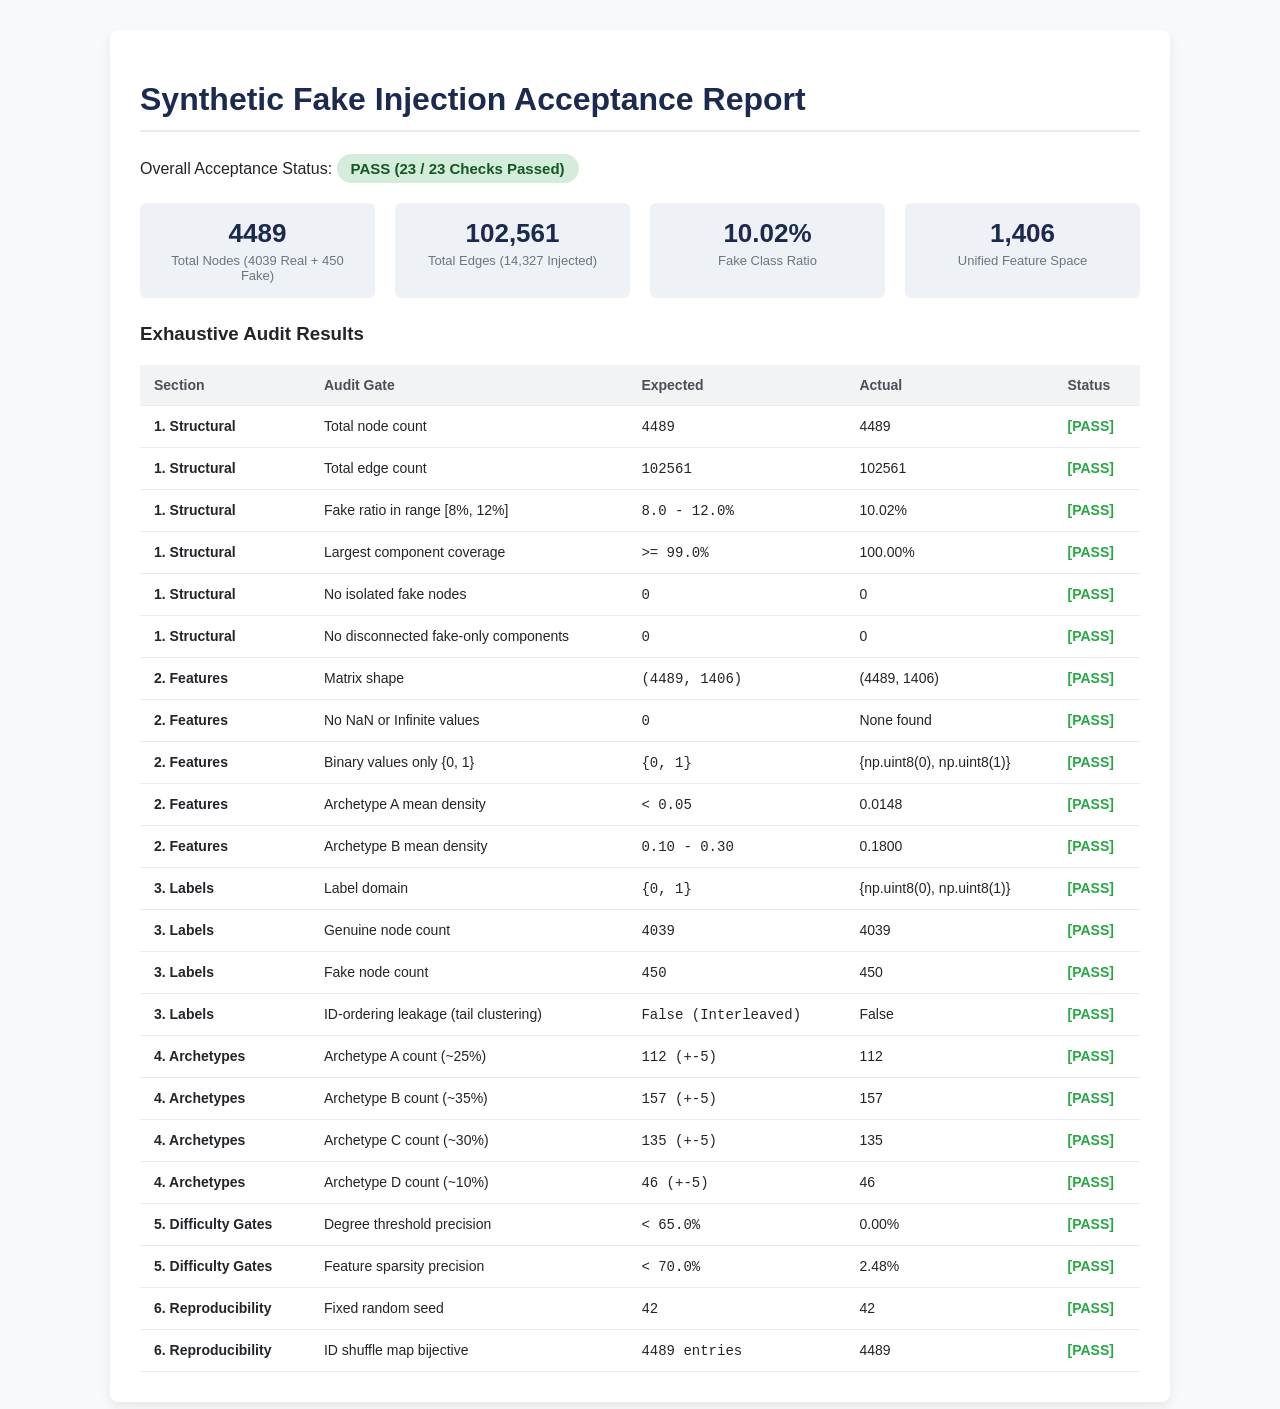
<file: Project Work/Dataset/generated/v1/verification_report.html>
<!DOCTYPE html>
<html>
<head>
    <meta charset="utf-8">
    <title>Synthetic Fake Injection Acceptance Report</title>
    <style>
        body { font-family: -apple-system, BlinkMacSystemFont, "Segoe UI", Roboto, Helvetica, Arial, sans-serif; margin: 30px; background: #f8f9fa; color: #212529; }
        .container { max-width: 1000px; margin: 0 auto; background: #fff; padding: 30px; border-radius: 8px; box-shadow: 0 4px 12px rgba(0,0,0,0.08); }
        h1 { color: #1b2a4e; border-bottom: 2px solid #e9ecef; padding-bottom: 12px; }
        .summary-card { display: flex; gap: 20px; margin-bottom: 25px; }
        .metric-box { flex: 1; background: #eef2f7; padding: 15px; border-radius: 6px; text-align: center; }
        .metric-num { font-size: 26px; font-weight: bold; color: #1b2a4e; }
        .metric-label { font-size: 13px; color: #6c757d; margin-top: 4px; }
        table { width: 100%; border-collapse: collapse; margin-top: 20px; }
        th, td { padding: 12px 14px; text-align: left; border-bottom: 1px solid #e9ecef; font-size: 14px; }
        th { background: #f1f3f5; color: #495057; }
        .status-badge { display: inline-block; padding: 6px 14px; border-radius: 20px; font-size: 15px; font-weight: bold; }
        .badge-pass { background: #d4edda; color: #155724; }
        .badge-fail { background: #f8d7da; color: #721c24; }
    </style>
</head>
<body>
    <div class="container">
        <h1>Synthetic Fake Injection Acceptance Report</h1>
        <div style="margin-bottom: 20px;">
            Overall Acceptance Status: 
            <span class="status-badge badge-pass">
                PASS (23 / 23 Checks Passed)
            </span>
        </div>
        <div class="summary-card">
            <div class="metric-box">
                <div class="metric-num">4489</div>
                <div class="metric-label">Total Nodes (4039 Real + 450 Fake)</div>
            </div>
            <div class="metric-box">
                <div class="metric-num">102,561</div>
                <div class="metric-label">Total Edges (14,327 Injected)</div>
            </div>
            <div class="metric-box">
                <div class="metric-num">10.02%</div>
                <div class="metric-label">Fake Class Ratio</div>
            </div>
            <div class="metric-box">
                <div class="metric-num">1,406</div>
                <div class="metric-label">Unified Feature Space</div>
            </div>
        </div>
        <h3>Exhaustive Audit Results</h3>
        <table>
            <thead>
                <tr>
                    <th>Section</th>
                    <th>Audit Gate</th>
                    <th>Expected</th>
                    <th>Actual</th>
                    <th>Status</th>
                </tr>
            </thead>
            <tbody>
                
        <tr>
            <td><strong>1. Structural</strong></td>
            <td>Total node count</td>
            <td><code>4489</code></td>
            <td>4489</td>
            <td style="color: #28a745; font-weight: bold;">[PASS]</td>
        </tr>
        
        <tr>
            <td><strong>1. Structural</strong></td>
            <td>Total edge count</td>
            <td><code>102561</code></td>
            <td>102561</td>
            <td style="color: #28a745; font-weight: bold;">[PASS]</td>
        </tr>
        
        <tr>
            <td><strong>1. Structural</strong></td>
            <td>Fake ratio in range [8%, 12%]</td>
            <td><code>8.0 - 12.0%</code></td>
            <td>10.02%</td>
            <td style="color: #28a745; font-weight: bold;">[PASS]</td>
        </tr>
        
        <tr>
            <td><strong>1. Structural</strong></td>
            <td>Largest component coverage</td>
            <td><code>>= 99.0%</code></td>
            <td>100.00%</td>
            <td style="color: #28a745; font-weight: bold;">[PASS]</td>
        </tr>
        
        <tr>
            <td><strong>1. Structural</strong></td>
            <td>No isolated fake nodes</td>
            <td><code>0</code></td>
            <td>0</td>
            <td style="color: #28a745; font-weight: bold;">[PASS]</td>
        </tr>
        
        <tr>
            <td><strong>1. Structural</strong></td>
            <td>No disconnected fake-only components</td>
            <td><code>0</code></td>
            <td>0</td>
            <td style="color: #28a745; font-weight: bold;">[PASS]</td>
        </tr>
        
        <tr>
            <td><strong>2. Features</strong></td>
            <td>Matrix shape</td>
            <td><code>(4489, 1406)</code></td>
            <td>(4489, 1406)</td>
            <td style="color: #28a745; font-weight: bold;">[PASS]</td>
        </tr>
        
        <tr>
            <td><strong>2. Features</strong></td>
            <td>No NaN or Infinite values</td>
            <td><code>0</code></td>
            <td>None found</td>
            <td style="color: #28a745; font-weight: bold;">[PASS]</td>
        </tr>
        
        <tr>
            <td><strong>2. Features</strong></td>
            <td>Binary values only {0, 1}</td>
            <td><code>{0, 1}</code></td>
            <td>{np.uint8(0), np.uint8(1)}</td>
            <td style="color: #28a745; font-weight: bold;">[PASS]</td>
        </tr>
        
        <tr>
            <td><strong>2. Features</strong></td>
            <td>Archetype A mean density</td>
            <td><code>< 0.05</code></td>
            <td>0.0148</td>
            <td style="color: #28a745; font-weight: bold;">[PASS]</td>
        </tr>
        
        <tr>
            <td><strong>2. Features</strong></td>
            <td>Archetype B mean density</td>
            <td><code>0.10 - 0.30</code></td>
            <td>0.1800</td>
            <td style="color: #28a745; font-weight: bold;">[PASS]</td>
        </tr>
        
        <tr>
            <td><strong>3. Labels</strong></td>
            <td>Label domain</td>
            <td><code>{0, 1}</code></td>
            <td>{np.uint8(0), np.uint8(1)}</td>
            <td style="color: #28a745; font-weight: bold;">[PASS]</td>
        </tr>
        
        <tr>
            <td><strong>3. Labels</strong></td>
            <td>Genuine node count</td>
            <td><code>4039</code></td>
            <td>4039</td>
            <td style="color: #28a745; font-weight: bold;">[PASS]</td>
        </tr>
        
        <tr>
            <td><strong>3. Labels</strong></td>
            <td>Fake node count</td>
            <td><code>450</code></td>
            <td>450</td>
            <td style="color: #28a745; font-weight: bold;">[PASS]</td>
        </tr>
        
        <tr>
            <td><strong>3. Labels</strong></td>
            <td>ID-ordering leakage (tail clustering)</td>
            <td><code>False (Interleaved)</code></td>
            <td>False</td>
            <td style="color: #28a745; font-weight: bold;">[PASS]</td>
        </tr>
        
        <tr>
            <td><strong>4. Archetypes</strong></td>
            <td>Archetype A count (~25%)</td>
            <td><code>112 (+-5)</code></td>
            <td>112</td>
            <td style="color: #28a745; font-weight: bold;">[PASS]</td>
        </tr>
        
        <tr>
            <td><strong>4. Archetypes</strong></td>
            <td>Archetype B count (~35%)</td>
            <td><code>157 (+-5)</code></td>
            <td>157</td>
            <td style="color: #28a745; font-weight: bold;">[PASS]</td>
        </tr>
        
        <tr>
            <td><strong>4. Archetypes</strong></td>
            <td>Archetype C count (~30%)</td>
            <td><code>135 (+-5)</code></td>
            <td>135</td>
            <td style="color: #28a745; font-weight: bold;">[PASS]</td>
        </tr>
        
        <tr>
            <td><strong>4. Archetypes</strong></td>
            <td>Archetype D count (~10%)</td>
            <td><code>46 (+-5)</code></td>
            <td>46</td>
            <td style="color: #28a745; font-weight: bold;">[PASS]</td>
        </tr>
        
        <tr>
            <td><strong>5. Difficulty Gates</strong></td>
            <td>Degree threshold precision</td>
            <td><code>< 65.0%</code></td>
            <td>0.00%</td>
            <td style="color: #28a745; font-weight: bold;">[PASS]</td>
        </tr>
        
        <tr>
            <td><strong>5. Difficulty Gates</strong></td>
            <td>Feature sparsity precision</td>
            <td><code>< 70.0%</code></td>
            <td>2.48%</td>
            <td style="color: #28a745; font-weight: bold;">[PASS]</td>
        </tr>
        
        <tr>
            <td><strong>6. Reproducibility</strong></td>
            <td>Fixed random seed</td>
            <td><code>42</code></td>
            <td>42</td>
            <td style="color: #28a745; font-weight: bold;">[PASS]</td>
        </tr>
        
        <tr>
            <td><strong>6. Reproducibility</strong></td>
            <td>ID shuffle map bijective</td>
            <td><code>4489 entries</code></td>
            <td>4489</td>
            <td style="color: #28a745; font-weight: bold;">[PASS]</td>
        </tr>
        
            </tbody>
        </table>
    </div>
</body>
</html>
</file>
